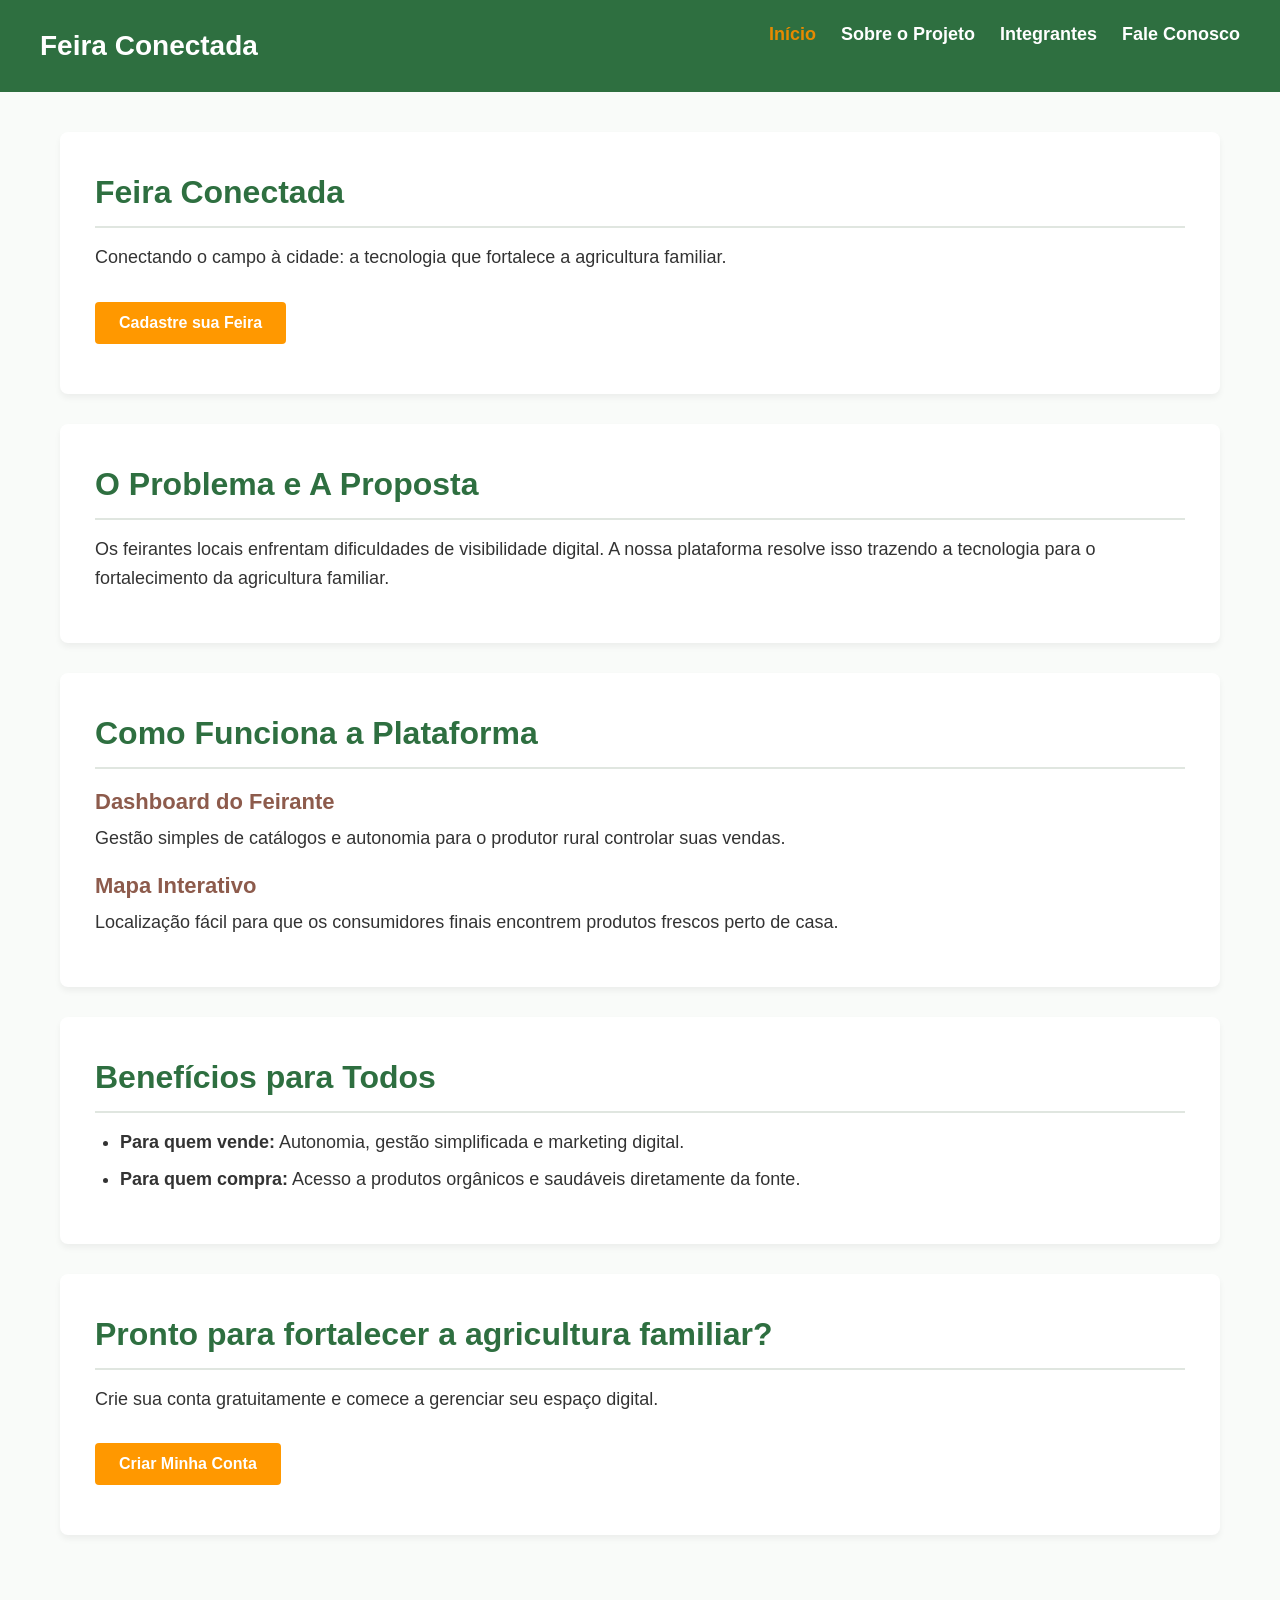
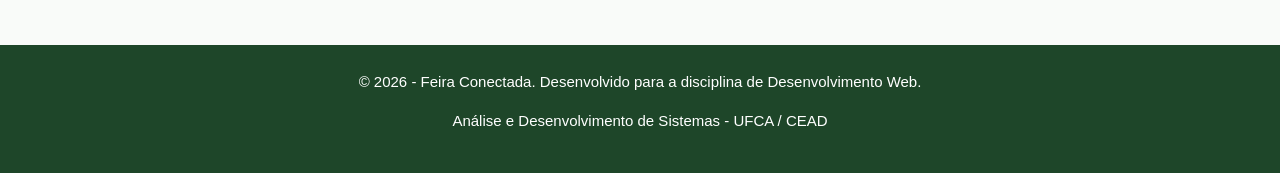
<file: index.html>
<!DOCTYPE html>
<html lang="pt-BR">
<head>
    <meta charset="UTF-8">
    <meta name="viewport" content="width=device-width, initial-scale=1.0">
    <title>Feira Conectada - Conectando o Campo à Cidade</title>
    <link rel="stylesheet" href="css/style.css">
    <link rel="icon" href="img/favicon.png" type="image/png">
</head>
<body>

    <!-- Cabeçalho Principal -->
    <!-- Cabeçalho Principal -->
    <header>
        <div class="logo-container">
            <h1>Feira Conectada</h1>
        </div>
        <nav>
            <ul>
                <li><a class="active" href="index.html">Início</a></li>
                <li><a href="paginas/sobre-o-projeto.html">Sobre o Projeto</a></li>
                <li><a href="paginas/integrantes.html">Integrantes</a></li>
                <li><a href="paginas/contato.html">Fale Conosco</a></li>
            </ul>
        </nav>
    </header>

    <main>

        <!-- Seção 1: Hero (Destaque Inicial) -->
        <section id="hero">
            <h2>Feira Conectada</h2>
            <p>Conectando o campo à cidade: a tecnologia que fortalece a agricultura familiar.</p> 
            <button onclick="window.location.href='paginas/contato.html'" type="button" >Cadastre sua Feira</button>
        </section>

        <section id="proposta">
            <h2>O Problema e A Proposta</h2>
            <p>Os feirantes locais enfrentam dificuldades de visibilidade digital. A nossa plataforma resolve isso trazendo a tecnologia para o fortalecimento da agricultura familiar.</p>
        </section>

        <section id="funcionalidades">
            <h2>Como Funciona a Plataforma</h2>
            <article>
                <h3>Dashboard do Feirante</h3>
                <p>Gestão simples de catálogos e autonomia para o produtor rural controlar suas vendas.</p>
            </article>
            <article>
                <h3>Mapa Interativo</h3>
                <p>Localização fácil para que os consumidores finais encontrem produtos frescos perto de casa.</p>
            </article>
        </section>

        <section id="beneficios">
            <h2>Benefícios para Todos</h2>
            <ul>
                <li><strong>Para quem vende:</strong> Autonomia, gestão simplificada e marketing digital.</li>
                <li><strong>Para quem compra:</strong> Acesso a produtos orgânicos e saudáveis diretamente da fonte.</li>
            </ul>
        </section>

        <section id="cta-final">
            <h2>Pronto para fortalecer a agricultura familiar?</h2>
            <p>Crie sua conta gratuitamente e comece a gerenciar seu espaço digital.</p>
            <button onclick="window.location.href='paginas/contato.html'" type="button">Criar Minha Conta</button>
        </section>

    </main>

    <footer>
        <p>&copy; 2026 - Feira Conectada. Desenvolvido para a disciplina de Desenvolvimento Web.</p>
        <p>Análise e Desenvolvimento de Sistemas - UFCA / CEAD</p>
    </footer>

    <script src="js/script.js"></script>
</body>
</html>
</file>
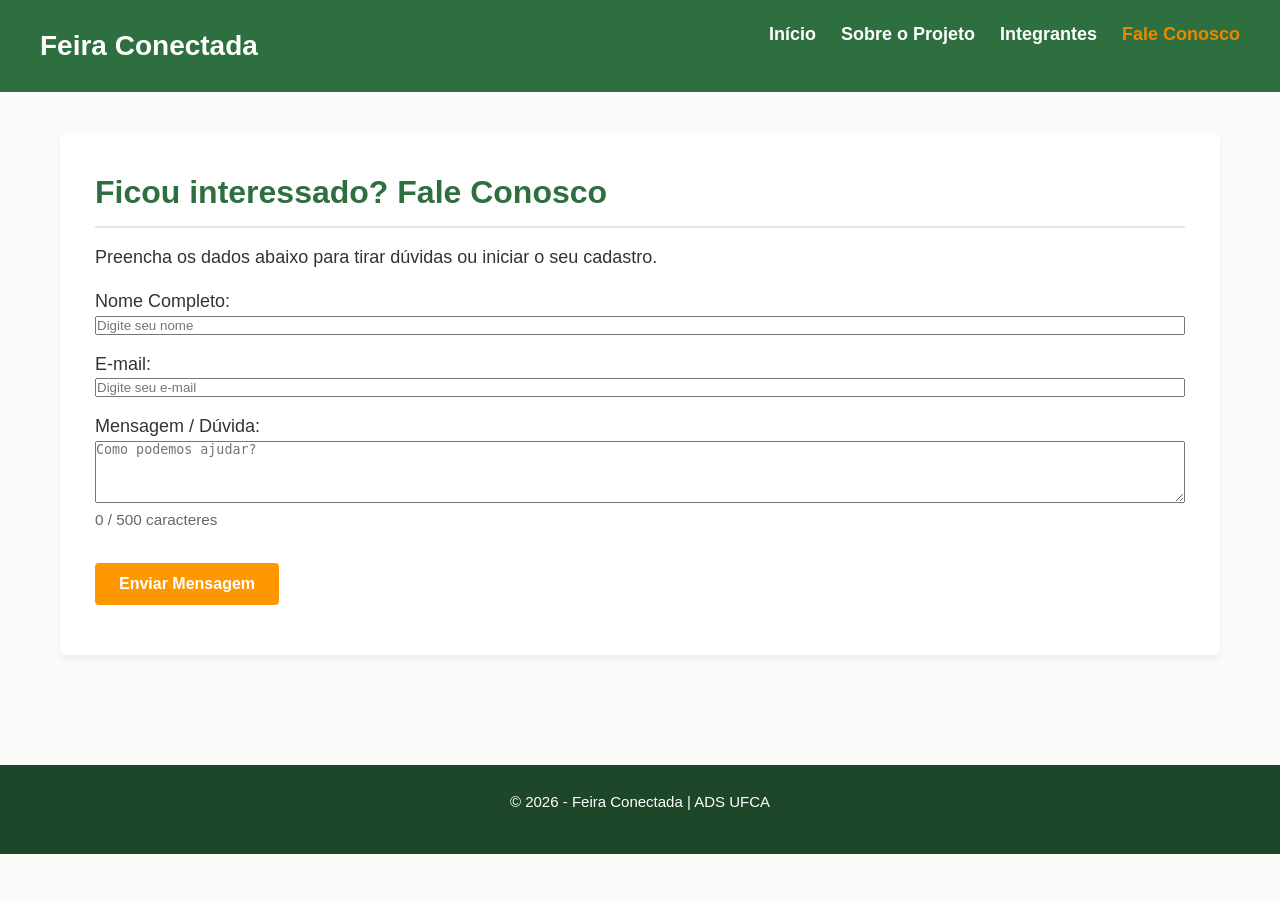
<file: paginas/contato.html>
<!DOCTYPE html>
<html lang="pt-BR">
<head>
    <meta charset="UTF-8">
    <meta name="viewport" content="width=device-width, initial-scale=1.0">
    <title>Contato - Feira Conectada</title>
    <link rel="stylesheet" href="../css/style.css">
    <link rel="icon" href="../img/favicon.png" type="image/png">
</head>
<body>

    <header>
        <div class="logo-container">
            <h1>Feira Conectada</h1>
        </div>
        <nav>
            <ul>
                <li><a href="../index.html">Início</a></li>
                <li><a href="sobre-o-projeto.html">Sobre o Projeto</a></li>
                <li><a href="integrantes.html">Integrantes</a></li>
                <li><a class="active" href="contato.html">Fale Conosco</a></li>
            </ul>
        </nav>
    </header>

    <main>
        <section id="contato">
    <h2>Ficou interessado? Fale Conosco</h2>
    <p>Preencha os dados abaixo para tirar dúvidas ou iniciar o seu cadastro.</p>
    
    <!-- Div para exibir as mensagens -->
    <div id="form-feedback" class="escondido"></div>

    <form id="form-contato" novalidate>
        <div class="campo">
            <label for="nome">Nome Completo:</label>
            <input type="text" id="nome" name="nome" placeholder="Digite seu nome">
        </div>
        
        <div class="campo">
            <label for="email">E-mail:</label>
            <input type="email" id="email" name="email" placeholder="Digite seu e-mail">
        </div>

        <div class="campo">
            <label for="mensagem">Mensagem / Dúvida:</label>
            <textarea id="mensagem" name="mensagem" rows="4" maxlength="500" placeholder="Como podemos ajudar?"></textarea>
            <!-- Nova interação: Contador de caracteres -->
            <small><span id="contador">0</span> / 500 caracteres</small>
        </div>

        <button type="submit">Enviar Mensagem</button>
    </form>
</section>
    </main>

    <footer>
        <p>&copy; 2026 - Feira Conectada | ADS UFCA</p>
    </footer>

    <script src="../js/script.js"></script>
</body>
</html>
</file>
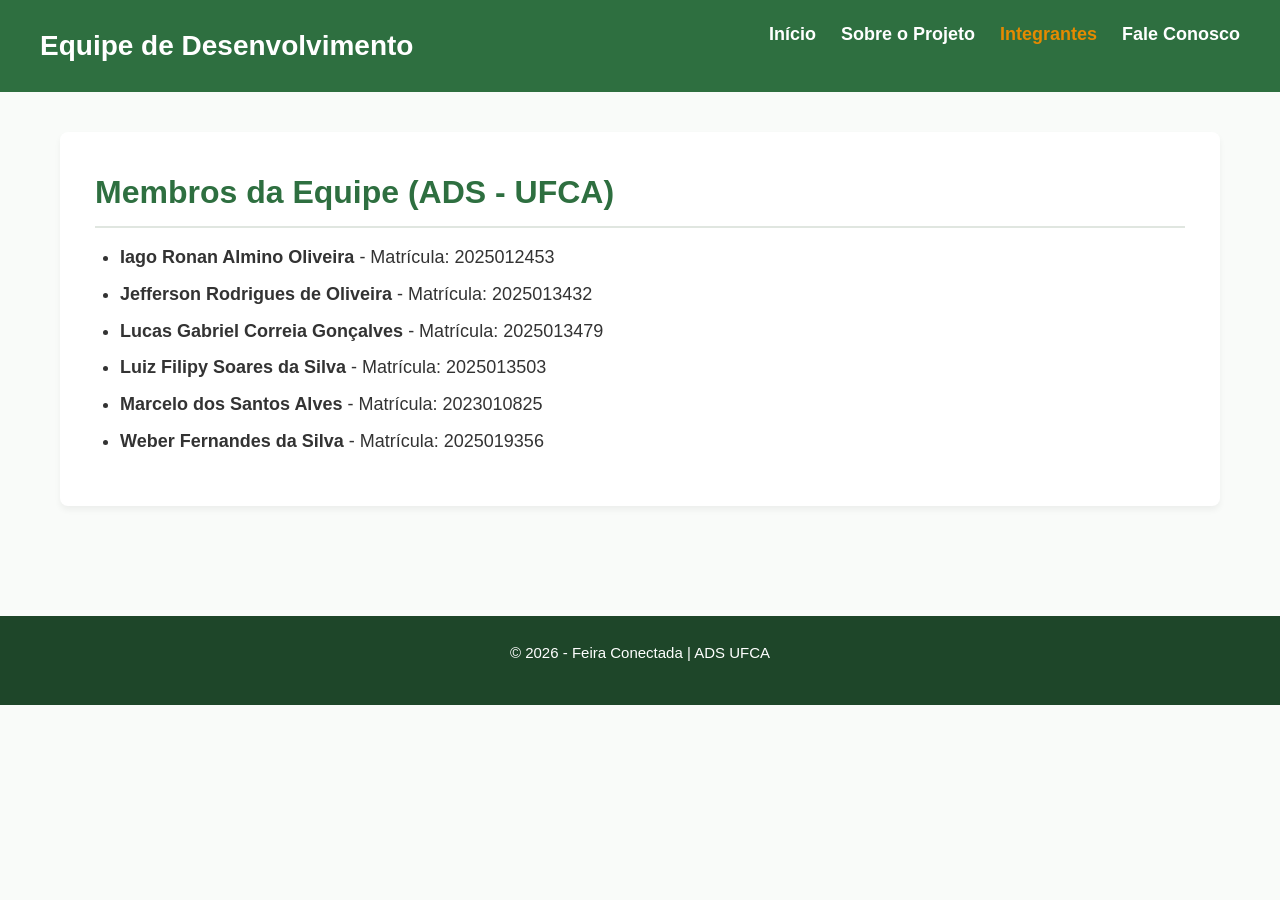
<file: paginas/integrantes.html>
<!DOCTYPE html>
<html lang="pt-BR">
<head>
    <meta charset="UTF-8">
    <meta name="viewport" content="width=device-width, initial-scale=1.0">
    <title>Integrantes da Equipe - Feira Conectada</title>
    <link rel="stylesheet" href="../css/style.css">
    <link rel="icon" href="../img/favicon.png" type="image/png">
</head>
<body>

    <header>
        <h1>Equipe de Desenvolvimento</h1>
        <nav>
            <ul>
                <li><a href="../index.html">Início</a></li>
                <li><a href="sobre-o-projeto.html">Sobre o Projeto</a></li>
                <li><a class="active" href="integrantes.html">Integrantes</a></li>
                <li><a href="contato.html">Fale Conosco</a></li>
            </ul>
        </nav>
    </header>

    <main>
        <section>
            <h2>Membros da Equipe (ADS - UFCA)</h2>
            <ul>
                <li><strong>Iago Ronan Almino Oliveira</strong> - Matrícula: 2025012453</li>
                <li><strong>Jefferson Rodrigues de Oliveira</strong> - Matrícula: 2025013432</li>
                <li><strong>Lucas Gabriel Correia Gonçalves</strong> - Matrícula: 2025013479</li>
                <li><strong>Luiz Filipy Soares da Silva</strong> - Matrícula: 2025013503</li>
                <li><strong>Marcelo dos Santos Alves</strong> - Matrícula: 2023010825</li>
                <li><strong>Weber Fernandes da Silva</strong> - Matrícula: 2025019356</li>
            </ul>
        </section>
    </main>

    <footer>
        <p>&copy; 2026 - Feira Conectada | ADS UFCA</p>
    </footer>

</body>
</html>
</file>
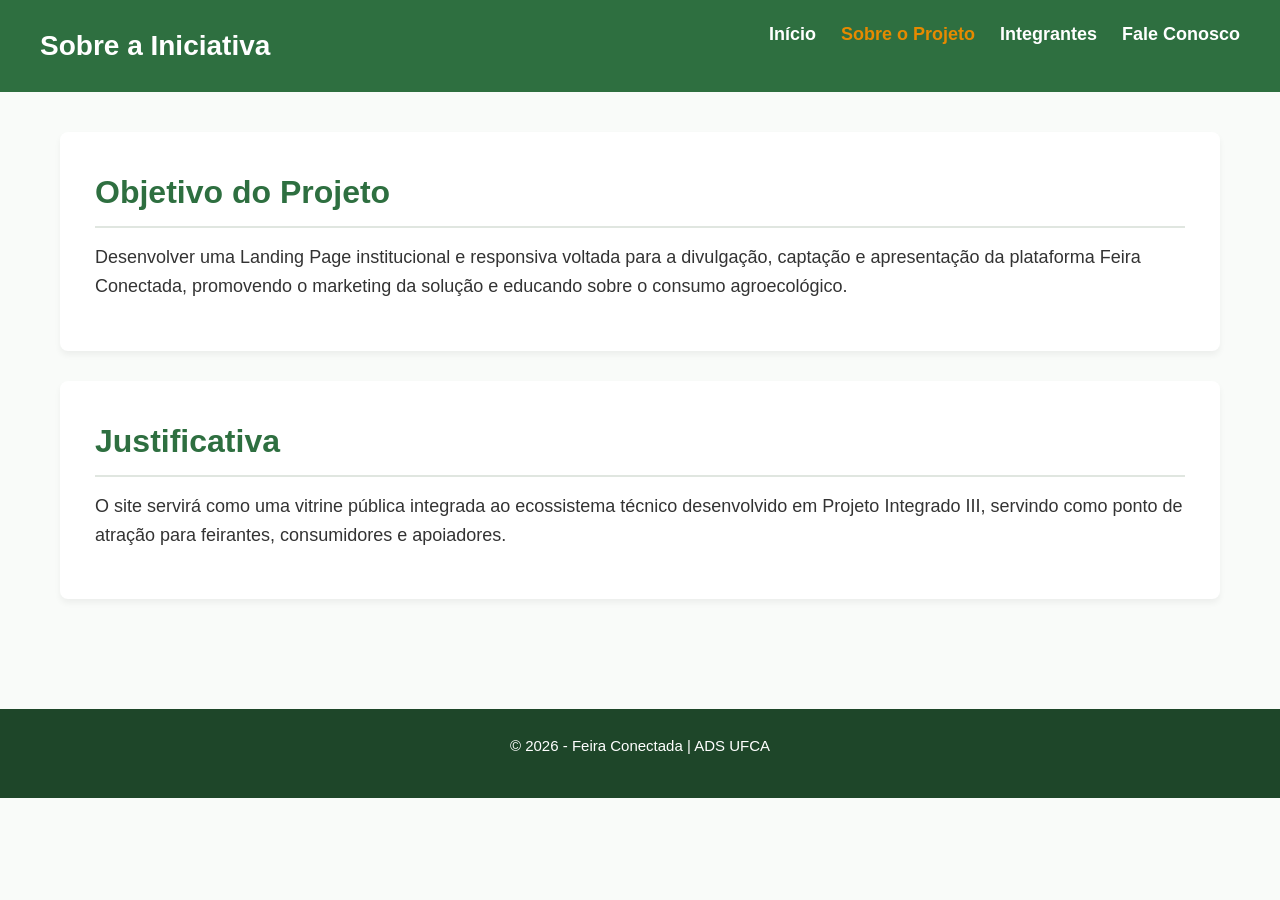
<file: paginas/sobre-o-projeto.html>
<!DOCTYPE html>
<html lang="pt-BR">
<head>
    <meta charset="UTF-8">
    <meta name="viewport" content="width=device-width, initial-scale=1.0">
    <title>Sobre o Projeto - Feira Conectada</title>
    <link rel="stylesheet" href="../css/style.css">
    <link rel="icon" href="../img/favicon.png" type="image/png">
</head>
<body>

    <header>
        <h1>Sobre a Iniciativa</h1>
        <nav>
            <ul>
                <li><a href="../index.html">Início</a></li>
                <li><a class="active" href="sobre-o-projeto.html">Sobre o Projeto</a></li>
                <li><a href="integrantes.html">Integrantes</a></li>
                <li><a href="contato.html">Fale Conosco</a></li>
            </ul>
        </nav>
    </header>

    <main>
        <section>
            <h2>Objetivo do Projeto</h2>
            <p>Desenvolver uma Landing Page institucional e responsiva voltada para a divulgação, captação e apresentação da plataforma Feira Conectada, promovendo o marketing da solução e educando sobre o consumo agroecológico.</p>
        </section>

        <section>
            <h2>Justificativa</h2>
            <p>O site servirá como uma vitrine pública integrada ao ecossistema técnico desenvolvido em Projeto Integrado III, servindo como ponto de atração para feirantes, consumidores e apoiadores.</p>
        </section>
    </main>

    <footer>
        <p>&copy; 2026 - Feira Conectada | ADS UFCA</p>
    </footer>

</body>
</html>
</file>
<file: css/style.css>
* {
    margin: 0;
    padding: 0;
    box-sizing: border-box;
}

body {
    font-family: 'Segoe UI', Tahoma, Geneva, Verdana, sans-serif;
    font-size: 18px;
    line-height: 1.6;
    color: #333333;
    background-color: #f9fbf9;
}

header {
    background-color: #2e6f40;
    color: #ffffff;
    padding: 20px 40px;
    display: flex;
    justify-content: space-between;
    align-items: center;
}

header h1 {
    font-size: 28px;
}

nav ul {
    list-style: none;
    display: flex;
    gap: 25px;
}

nav a {
    color: #ffffff;
    text-decoration: none;
    font-weight: 600;
    font-size: 18px;
}

nav a:hover {
    color: #ff9800;
}

main {
    max-width: 1200px;
    margin: 0 auto;
    padding: 40px 20px;
}

section {
    background-color: #ffffff;
    margin-bottom: 30px;
    padding: 35px;
    border-radius: 8px;
    box-shadow: 0 4px 6px rgba(0, 0, 0, 0.05);
    text-align: left;
}

h2 {
    color: #2e6f40;
    font-size: 32px;
    margin-bottom: 15px;
    border-bottom: 2px solid #e0e6e0;
    padding-bottom: 8px;
}

h3 {
    color: #8d5b4c;
    font-size: 22px;
    margin: 15px 0 5px 0;
}

p {
    margin-bottom: 15px;
}

ul {
    margin-left: 25px;
    margin-bottom: 15px;
}

li {
    margin-bottom: 8px;
}

button {
    background-color: #ff9800;
    color: white;
    border: none;
    padding: 12px 24px;
    font-size: 16px;
    font-weight: bold;
    border-radius: 4px;
    cursor: pointer;
    margin: 15px 0;
}

button:hover {
    background-color: #e68a00;
}

.marcador-logo {
    display: inline-block;
    margin-top: 20px;
    padding: 20px 40px;
    background-color: #e0e6e0;
    color: #666666;
    font-weight: bold;
    border: 2px dashed #999999;
    border-radius: 4px;
    font-size: 16px;
}

footer {
    background-color: #1e4629;
    color: #ffffff;
    text-align: center;
    padding: 25px;
    margin-top: 40px;
    font-size: 15px;
}

.campo {
    display: flex;
    flex-direction: column;
    margin-bottom: 15px;
}

.active {
    color: #e68a00
}

/* --- Destaca o campo com erro --- */
.input-erro {
    border: 2px solid #d32f2f !important;
    background-color: #fff8f8;
}

/* --- Estilo melhorado para a mensagem de sucesso --- */
.alerta-sucesso {
    color: #2e7d32;
    background-color: #e8f5e9;
    border: 1px solid #2e7d32;
    padding: 20px;
    border-radius: 8px;
    text-align: center;
    margin-bottom: 15px;
}

.alerta-sucesso h3 {
    margin-top: 0;
}

.btn-voltar {
    margin-top: 15px;
    background-color: #2e7d32;
    color: white;
    border: none;
    padding: 8px 16px;
    border-radius: 4px;
    cursor: pointer;
}

.btn-voltar:hover {
    background-color: #1b5e20;
}

small {
    color: #666;
    font-size: 0.85em;
    display: block;
    margin-top: 5px;
}

/* RESPONSIVIDADE PARA IMAGENS */
img {
    max-width: 100%;
    height: auto;
    display: block;
}

/* --- Estilos Responsivos (Telas menores que 768px - Tablets e Celulares) --- */
@media (max-width: 768px) {

    /* 1. Muda o cabeçalho para empilhar o logo e o menu */
    header {
        flex-direction: column;
        text-align: center;
        gap: 15px;
        /* Espaço entre a logo e o menu */
        padding: 20px;
        /* Reduz o espaçamento lateral no mobile */
    }

    /* 2. Empilha os links do menu um embaixo do outro */
    nav ul {
        flex-direction: column;
        gap: 10px;
    }

    /* 3. Reduz o espaço interno (padding) das seções para aproveitar melhor a tela pequena */
    section {
        padding: 20px;
    }

    /* 4. Ajusta o tamanho da fonte do título principal para não estourar a tela */
    header h1 {
        font-size: 24px;
    }

    h2 {
        font-size: 26px;
    }

    /* 5. Faz os botões ocuparem 100% da largura, facilitando o clique no celular */
    button {
        width: 100%;
        padding: 15px;
        /* Deixa o botão maior para o toque */
    }
}

/* --- Ajustes finos de responsividade (Jefferson) --- */
@media (max-width: 768px) {
    main ul {
        margin-left: 15px;
        font-size: 16px;
    }

    /* Deixa o menu mobile mais compacto e elegante */
    nav ul {
        gap: 0;
        width: 100%;
    }

    nav ul li {
        width: 100%;
        border-top: 1px solid rgba(255, 255, 255, 0.15);
    }

    nav ul li:first-child {
        border-top: none;
    }

    nav a {
        display: block;
        padding: 12px 0;
        font-size: 16px;
    }
}
</file>
